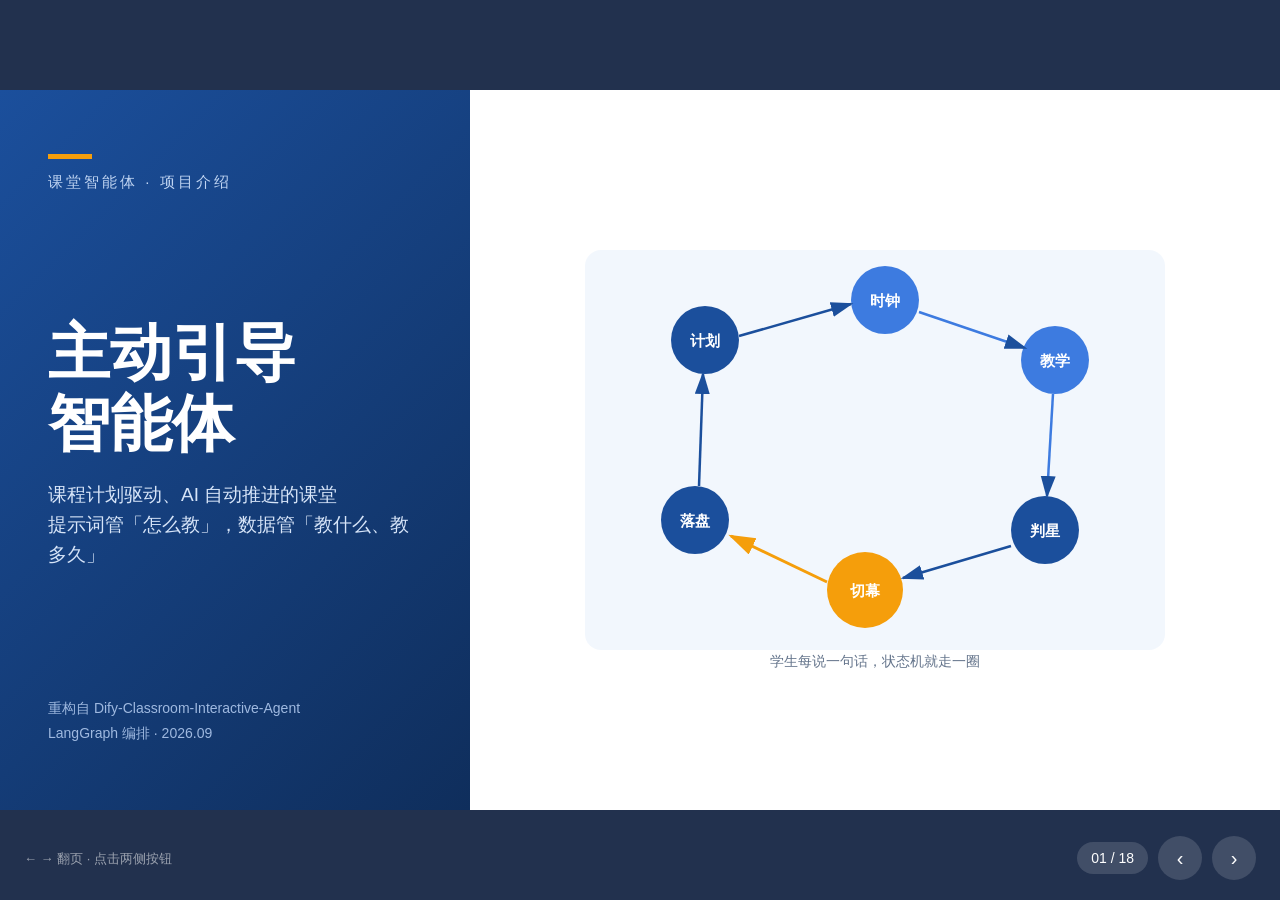
<file: 主动引导智能体介绍/主动引导智能体介绍.html>
<!DOCTYPE html>
<html lang="zh-CN">
<head>
<meta charset="UTF-8">
<meta name="viewport" content="width=device-width, initial-scale=1.0">
<title>主动引导智能体 · 项目介绍</title>
<style>
  :root{
    --primary:#1B4F9C; --secondary:#3D7BE0; --light:#E8F0FB;
    --dark:#0F2E5C; --accent:#F59E0B; --gray:#64748B; --line:#D7E4F6;
  }
  *{margin:0;padding:0;box-sizing:border-box;}
  html,body{height:100%;background:#22314e;font-family:"Source Han Sans SC","思源黑体","Microsoft YaHei",sans-serif;}
  body{overflow:hidden;}
  #stage{position:absolute;inset:0;display:flex;align-items:center;justify-content:center;}
  .slide{
    width:1280px;height:720px;background:#fff;flex-shrink:0;position:relative;
    transform-origin:center center;overflow:hidden;display:none;
  }
  .slide.active{display:block;}
  /* 母版 */
  .titlebar{position:absolute;top:36px;left:64px;right:64px;display:flex;align-items:flex-start;gap:16px;}
  .titlebar .bar{width:8px;height:40px;background:var(--primary);border-radius:2px;margin-top:4px;}
  .titlebar h2{font-size:34px;color:var(--dark);line-height:1.25;}
  .titlebar .sub{font-size:15px;color:var(--gray);margin-top:6px;}
  .footer{position:absolute;left:64px;right:64px;bottom:20px;display:flex;justify-content:space-between;font-size:13px;color:var(--gray);}
  .footer .brand{display:flex;align-items:center;gap:8px;}
  .footer .brand i{width:10px;height:10px;background:var(--primary);display:inline-block;border-radius:2px;}
  .body{position:absolute;top:132px;left:64px;right:64px;bottom:56px;}
  /* 通用 */
  table{border-collapse:collapse;width:100%;font-size:15px;color:var(--dark);}
  th{background:var(--primary);color:#fff;font-weight:bold;padding:10px 12px;text-align:left;font-size:14.5px;}
  td{padding:9px 12px;border-bottom:1px solid var(--line);vertical-align:top;line-height:1.5;}
  tr:nth-child(even) td{background:var(--light);}
  code,.mono{font-family:"JetBrains Mono","Consolas",monospace;}
  .code{background:#0F2E5C;color:#D6E4F8;border-radius:10px;padding:18px 22px;font-size:14px;line-height:1.65;white-space:pre;font-family:"JetBrains Mono","Consolas",monospace;overflow:hidden;}
  .code .c{color:#7FA6DC;} .code .k{color:#F59E0B;} .code .s{color:#9FE1CB;}
  .chip{display:inline-block;padding:3px 12px;border-radius:99px;font-size:13px;font-weight:bold;}
  .chip.on{background:#DFF3E4;color:#1E7A34;} .chip.off{background:#FBE9E7;color:#B4482E;}
  .acc{color:var(--accent);font-weight:bold;} .pri{color:var(--primary);font-weight:bold;}
  /* 章节扉页 */
  .section-slide{background:linear-gradient(135deg,#1B4F9C 0%,#0F2E5C 100%);color:#fff;}
  .section-slide .num{font-size:140px;font-weight:bold;color:rgba(255,255,255,.16);line-height:1;}
  .section-slide .st{font-size:46px;font-weight:bold;margin-top:8px;}
  .section-slide .sd{font-size:19px;color:#BFD4F2;margin-top:18px;line-height:1.7;max-width:760px;}
  .section-slide .rule{width:64px;height:6px;background:var(--accent);margin-top:26px;}
  /* 导航 */
  #nav{position:fixed;right:24px;bottom:20px;display:flex;gap:10px;align-items:center;z-index:9;font-family:inherit;}
  #nav button{width:44px;height:44px;border-radius:50%;border:none;background:rgba(255,255,255,.14);color:#fff;font-size:20px;cursor:pointer;}
  #nav button:hover{background:rgba(255,255,255,.3);}
  #counter{color:#fff;font-size:14px;background:rgba(255,255,255,.14);padding:8px 14px;border-radius:99px;}
  #hint{position:fixed;left:24px;bottom:32px;color:rgba(255,255,255,.55);font-size:13px;z-index:9;}
</style>
</head>
<body>
<div id="stage">

<!-- 01 封面 -->
<section class="slide" style="display:block;">
  <div style="position:absolute;left:0;top:0;bottom:0;width:470px;background:linear-gradient(135deg,#1B4F9C 0%,#0F2E5C 100%);padding:64px 48px;display:flex;flex-direction:column;justify-content:space-between;">
    <div>
      <div style="width:44px;height:5px;background:var(--accent);"></div>
      <div style="font-size:15px;color:#BFD4F2;letter-spacing:3px;margin-top:14px;">课堂智能体 · 项目介绍</div>
    </div>
    <div>
      <div style="font-size:62px;font-weight:bold;color:#fff;line-height:1.15;">主动引导<br>智能体</div>
      <div style="font-size:19px;color:#D6E4F8;line-height:1.6;margin-top:20px;">课程计划驱动、AI 自动推进的课堂<br>提示词管「怎么教」，数据管「教什么、教多久」</div>
    </div>
    <div style="font-size:14px;color:#9FB9E0;line-height:1.8;">重构自 Dify-Classroom-Interactive-Agent<br>LangGraph 编排 · 2026.09</div>
  </div>
  <div style="position:absolute;left:470px;right:0;top:0;bottom:0;display:flex;align-items:center;justify-content:center;">
    <svg width="640" height="460" viewBox="0 0 640 460">
      <defs>
        <marker id="arr" markerWidth="10" markerHeight="10" refX="8" refY="3" orient="auto" markerUnits="strokeWidth"><path d="M0,0 L0,6 L9,3 z" fill="#1B4F9C"/></marker>
        <marker id="arrA" markerWidth="10" markerHeight="10" refX="8" refY="3" orient="auto" markerUnits="strokeWidth"><path d="M0,0 L0,6 L9,3 z" fill="#F59E0B"/></marker>
      </defs>
      <rect x="30" y="30" width="580" height="400" rx="16" fill="#E8F0FB" opacity="0.55"/>
      <circle cx="150" cy="120" r="34" fill="#1B4F9C"/><text x="150" y="126" font-size="15" fill="#fff" text-anchor="middle" font-weight="bold">计划</text>
      <circle cx="330" cy="80" r="34" fill="#3D7BE0"/><text x="330" y="86" font-size="15" fill="#fff" text-anchor="middle" font-weight="bold">时钟</text>
      <circle cx="500" cy="140" r="34" fill="#3D7BE0"/><text x="500" y="146" font-size="15" fill="#fff" text-anchor="middle" font-weight="bold">教学</text>
      <circle cx="490" cy="310" r="34" fill="#1B4F9C"/><text x="490" y="316" font-size="15" fill="#fff" text-anchor="middle" font-weight="bold">判星</text>
      <circle cx="310" cy="370" r="38" fill="#F59E0B"/><text x="310" y="376" font-size="15" fill="#fff" text-anchor="middle" font-weight="bold">切幕</text>
      <circle cx="140" cy="300" r="34" fill="#1B4F9C"/><text x="140" y="306" font-size="15" fill="#fff" text-anchor="middle" font-weight="bold">落盘</text>
      <path d="M184 116 L296 84" stroke="#1B4F9C" stroke-width="2.5" fill="none" marker-end="url(#arr)"/>
      <path d="M364 92 L470 128" stroke="#3D7BE0" stroke-width="2.5" fill="none" marker-end="url(#arr)"/>
      <path d="M498 174 L492 276" stroke="#3D7BE0" stroke-width="2.5" fill="none" marker-end="url(#arr)"/>
      <path d="M456 326 L348 358" stroke="#1B4F9C" stroke-width="2.5" fill="none" marker-end="url(#arr)"/>
      <path d="M272 362 L176 316" stroke="#F59E0B" stroke-width="3" fill="none" marker-end="url(#arrA)"/>
      <path d="M144 266 L148 154" stroke="#1B4F9C" stroke-width="2.5" fill="none" marker-end="url(#arr)"/>
      <text x="320" y="446" font-size="14" fill="#64748B" text-anchor="middle">学生每说一句话，状态机就走一圈</text>
    </svg>
  </div>
</section>

<!-- 02 目录 -->
<section class="slide">
  <div style="position:absolute;left:0;top:0;bottom:0;width:400px;background:#0F2E5C;padding:72px 48px;display:flex;flex-direction:column;justify-content:space-between;">
    <div>
      <div style="width:44px;height:5px;background:var(--accent);"></div>
      <div style="font-size:40px;font-weight:bold;color:#fff;line-height:1.25;margin-top:16px;">四个视角<br>看懂这套系统</div>
    </div>
    <div style="font-size:15px;color:#9FB9E0;line-height:1.7;">从坐在教室里的学生，<br>到课前配置的老师，<br>再到跑在代码里的编排器。</div>
  </div>
  <div style="position:absolute;left:400px;right:0;top:0;bottom:0;padding:64px;display:flex;flex-direction:column;gap:22px;justify-content:center;">
    <div style="display:flex;align-items:center;gap:22px;background:var(--light);border:1px solid var(--line);border-radius:10px;padding:20px 24px;">
      <span style="font-size:34px;font-weight:bold;color:var(--primary);width:64px;">01</span>
      <div style="flex:1;"><div style="font-size:20px;font-weight:bold;color:var(--dark);">学生端 · 一节课的完整旅程</div><div style="font-size:14px;color:var(--gray);margin-top:4px;">六幕时间轴、逐幕体验、星级如何从 0 长到 4</div></div>
      <span class="acc">P03–P05</span>
    </div>
    <div style="display:flex;align-items:center;gap:22px;border:1px solid var(--line);border-radius:10px;padding:20px 24px;">
      <span style="font-size:34px;font-weight:bold;color:var(--primary);width:64px;">02</span>
      <div style="flex:1;"><div style="font-size:20px;font-weight:bold;color:var(--dark);">老师端 · 课前配置</div><div style="font-size:14px;color:var(--gray);margin-top:4px;">lesson-plan.json 定阶段时长，内容文件写在哪、谁在读</div></div>
      <span class="acc">P06–P09</span>
    </div>
    <div style="display:flex;align-items:center;gap:22px;background:var(--light);border:1px solid var(--line);border-radius:10px;padding:20px 24px;">
      <span style="font-size:34px;font-weight:bold;color:var(--primary);width:64px;">03</span>
      <div style="flex:1;"><div style="font-size:20px;font-weight:bold;color:var(--dark);">编排器 · 代码实现</div><div style="font-size:14px;color:var(--gray);margin-top:4px;">LangGraph 11 节点、teach 两层铁律、真实时钟与切幕判定</div></div>
      <span class="acc">P10–P14</span>
    </div>
    <div style="display:flex;align-items:center;gap:22px;border:1px solid var(--line);border-radius:10px;padding:20px 24px;">
      <span style="font-size:34px;font-weight:bold;color:var(--primary);width:64px;">04</span>
      <div style="flex:1;"><div style="font-size:20px;font-weight:bold;color:var(--dark);">功能板块 · 文件地图</div><div style="font-size:14px;color:var(--gray);margin-top:4px;">五大目录分工、每个文件的用途与被调用时机</div></div>
      <span class="acc">P15–P17</span>
    </div>
  </div>
</section>

<!-- 03 章节 01 -->
<section class="slide section-slide">
  <div style="padding:120px 96px;">
    <div class="num">01</div>
    <div class="st">学生端 · 一节课的完整旅程</div>
    <div class="sd">学生面对的不是「你问我答」的聊天机器人，而是一堂有剧本的课：AI 按老师排好的课程计划自动推进，把一门课在规定时间内上完。</div>
    <div class="rule"></div>
  </div>
</section>

<!-- 04 六幕时间轴 -->
<section class="slide">
  <div class="titlebar"><div class="bar"></div><div><h2>一节课的六幕：时间表就是剧本</h2><div class="sub">以 45 分钟示例课为例 —— 时长占比来自课时定义中的真实配置</div></div></div>
  <div class="body">
    <svg width="1152" height="300" viewBox="0 0 1152 300">
      <!-- 时间刻度 -->
      <text x="80" y="36" font-size="13" fill="#64748B">0%</text>
      <text x="320" y="36" font-size="13" fill="#64748B">50%</text>
      <text x="535" y="36" font-size="13" fill="#64748B">70%</text>
      <text x="700" y="36" font-size="13" fill="#64748B">85%</text>
      <text x="880" y="36" font-size="13" fill="#64748B">100%</text>
      <!-- 主条：intro 40 + guided 489 + recap 200 + inquiry 156 + discussion 156 + ending 40 -->
      <rect x="40" y="56" width="44" height="88" rx="8" fill="#64748B"/>
      <text x="62" y="104" font-size="13" fill="#fff" text-anchor="middle" font-weight="bold">开场</text>
      <rect x="88" y="56" width="488" height="88" rx="8" fill="#1B4F9C"/>
      <text x="332" y="96" font-size="17" fill="#fff" text-anchor="middle" font-weight="bold">引导学习 · 讲解 + 主动提问</text>
      <text x="332" y="122" font-size="14" fill="#BFD4F2" text-anchor="middle">22 分钟</text>
      <rect x="580" y="56" width="200" height="88" rx="8" fill="#3D7BE0"/>
      <text x="680" y="96" font-size="16" fill="#fff" text-anchor="middle" font-weight="bold">复述与讨论</text>
      <text x="680" y="122" font-size="14" fill="#D6E4F8" text-anchor="middle">9 分钟</text>
      <rect x="784" y="56" width="155" height="88" rx="8" fill="#1B4F9C"/>
      <text x="861" y="96" font-size="16" fill="#fff" text-anchor="middle" font-weight="bold">深层探究</text>
      <text x="861" y="122" font-size="14" fill="#BFD4F2" text-anchor="middle">7 分钟</text>
      <rect x="943" y="56" width="155" height="88" rx="8" fill="#E8F0FB" stroke="#1B4F9C" stroke-width="2" stroke-dasharray="8 6"/>
      <text x="1020" y="96" font-size="15" fill="#1B4F9C" text-anchor="middle" font-weight="bold">全班讨论</text>
      <text x="1020" y="122" font-size="13" fill="#64748B" text-anchor="middle">7′ 本课已停用</text>
      <rect x="1102" y="56" width="44" height="88" rx="8" fill="#64748B"/>
      <text x="1124" y="104" font-size="13" fill="#fff" text-anchor="middle" font-weight="bold">收尾</text>
      <!-- 星级标注 -->
      <path d="M332 150 L332 172" stroke="#F59E0B" stroke-width="2"/>
      <text x="332" y="192" font-size="14" fill="#F59E0B" text-anchor="middle" font-weight="bold">1 星「已接触」</text>
      <path d="M680 150 L680 172" stroke="#F59E0B" stroke-width="2"/>
      <text x="680" y="192" font-size="14" fill="#F59E0B" text-anchor="middle" font-weight="bold">2–3 星</text>
      <path d="M861 150 L861 172" stroke="#F59E0B" stroke-width="2"/>
      <text x="861" y="192" font-size="14" fill="#F59E0B" text-anchor="middle" font-weight="bold">4 星</text>
      <text x="1020" y="192" font-size="13" fill="#64748B" text-anchor="middle">只记快照</text>
      <!-- 底部结论 -->
      <rect x="40" y="224" width="1106" height="64" rx="10" fill="#E8F0FB"/>
      <text x="64" y="252" font-size="16" fill="#0F2E5C">幕可自由启停：lesson-plan.json 里 <tspan font-weight="bold">enabled: false</tspan> 即整段跳过（本课关掉了全班讨论）</text>
      <text x="64" y="276" font-size="14" fill="#64748B">intro / ending 是系统幕，不占老师的时间预算；中间四幕的分钟数之和 ≤ 总时长，开课前由 8 项校验把关</text>
    </svg>
  </div>
  <div class="footer"><span class="brand"><i></i>主动引导智能体 · 项目介绍</span><span>04 / 18</span></div>
</section>

<!-- 05 逐幕体验与星级 -->
<section class="slide">
  <div class="titlebar"><div class="bar"></div><div><h2>逐幕体验：学生做什么、AI 做什么、星级怎么变</h2><div class="sub">星级只升不降 · 5 星只能由正式考核给出 · 学生说「我懂了」不是证据</div></div></div>
  <div class="body">
    <table>
      <tr><th style="width:13%;">幕</th><th style="width:26%;">学生经历什么</th><th style="width:33%;">AI 在做什么</th><th style="width:28%;">掌握星级变化</th></tr>
      <tr><td class="pri">开场 intro</td><td>收到本课目标与互动方式说明</td><td>系统幕：交代规则，一轮后立即切幕</td><td>—</td></tr>
      <tr><td class="pri">引导学习</td><td>听讲解、被主动提问，按片段（segment）逐段推进</td><td>按 segments/seg-XXX.json 逐段讲解，讲完即记「已接触」</td><td>0 → <span class="acc">1 星</span>（AI 讲过即记，不讲不记）</td></tr>
      <tr><td class="pri">复述与讨论</td><td>用自己的话把刚讲的内容讲回来</td><td>从题库抽检验问题追问 1–2 轮，按完整度判星、补缺口</td><td>1 → <span class="acc">2 星</span>（零散要点）→ <span class="acc">3 星</span>（完整讲回）</td></tr>
      <tr><td class="pri">深层探究</td><td>回答「为什么 / 如何实现 / 用在哪 / 关联学科」</td><td>拿 KNOWLEDGE-BASE 的 4 个探究字段追问；没答透的旧目标优先补问</td><td>3 → <span class="acc">4 星</span>（说出机制原因；只说结论维持 3 星）</td></tr>
      <tr><td class="pri">全班讨论</td><td>转入老师主导的课堂讨论</td><td>退居协助：提示「请老师主导」+ 计时，到点切幕</td><td>星级不变，只记综合表现快照</td></tr>
      <tr><td class="pri">收尾 ending</td><td>收到总结与遗留问题清单</td><td>系统幕：汇总本课，列出未关闭目标</td><td>—（考核入口独立给 5 星）</td></tr>
    </table>
    <div style="margin-top:14px;background:var(--light);border-radius:10px;padding:12px 18px;font-size:14.5px;color:var(--dark);">
      <span class="pri">每幕结束拍一张快照</span>（stage_snapshot 写入 mastery-history.json）：记本幕耗时、关闭了哪些目标、还剩哪些 —— 老师看到的是学生「一步步怎么变的」，不只是一个最终分数。
    </div>
  </div>
  <div class="footer"><span class="brand"><i></i>主动引导智能体 · 项目介绍</span><span>05 / 18</span></div>
</section>

<!-- 06 章节 02 -->
<section class="slide section-slide">
  <div style="padding:120px 96px;">
    <div class="num">02</div>
    <div class="st">老师端 · 课前配置</div>
    <div class="sd">老师不用写提示词、不用懂状态机。开课前只做两件事：定阶段与时长，填课程内容文件。规则与配置就是燃料。</div>
    <div class="rule"></div>
  </div>
</section>

<!-- 07 lesson-plan.json -->
<section class="slide">
  <div class="titlebar"><div class="bar"></div><div><h2>第一步：lesson-plan.json 定阶段与时长</h2><div class="sub">lesson-data/lesson-plan.json —— 编排入口，load_plan 节点开课时读取并校验</div></div></div>
  <div class="body" style="display:flex;gap:28px;">
    <div style="width:54%;">
      <div class="code" style="height:100%;">{
  <span class="s">"lesson_id"</span>: <span class="s">"example-week-1"</span>,
  <span class="s">"total_minutes"</span>: <span class="k">45</span>,
  <span class="s">"stages"</span>: [
    { <span class="s">"id"</span>: <span class="s">"guided_learning"</span>,  <span class="s">"enabled"</span>: <span class="k">true</span>,
      <span class="s">"minutes"</span>: <span class="k">22</span>, <span class="s">"advance_when"</span>: <span class="s">"either"</span> },
    { <span class="s">"id"</span>: <span class="s">"recap_discussion"</span>, <span class="s">"enabled"</span>: <span class="k">true</span>,
      <span class="s">"minutes"</span>: <span class="k">9</span>,  <span class="s">"advance_when"</span>: <span class="s">"either"</span> },
    { <span class="s">"id"</span>: <span class="s">"deep_inquiry"</span>,     <span class="s">"enabled"</span>: <span class="k">true</span>,
      <span class="s">"minutes"</span>: <span class="k">7</span>,  <span class="s">"advance_when"</span>: <span class="s">"either"</span> },
    { <span class="s">"id"</span>: <span class="s">"class_discussion"</span>, <span class="s">"enabled"</span>: <span class="k">false</span>,
      <span class="s">"minutes"</span>: <span class="k">7</span>,  <span class="s">"advance_when"</span>: <span class="s">"budget"</span> }
  ],
  <span class="s">"advance_policy"</span>: {
    <span class="s">"on_budget_exhausted"</span>: <span class="s">"wrap_up"</span>,   <span class="c">// 到点:收尾后切</span>
    <span class="s">"on_evidence_reached"</span>: <span class="s">"advance"</span>,     <span class="c">// 证据达标:切幕</span>
    <span class="s">"min_stage_minutes"</span>: <span class="k">2</span>,            <span class="c">// 防秒切</span>
    <span class="s">"max_stage_overrun_minutes"</span>: <span class="k">3</span>       <span class="c">// 延长上限</span>
  }
}</div>
    </div>
    <div style="flex:1;display:flex;flex-direction:column;gap:14px;">
      <table>
        <tr><th style="width:34%;">字段</th><th>含义</th></tr>
        <tr><td class="mono" style="font-size:13.5px;">enabled</td><td><span class="chip off">false</span> 整段跳过，这门课可以不要讨论</td></tr>
        <tr><td class="mono" style="font-size:13.5px;">minutes</td><td>这一幕的<span class="pri">时长预算</span>，真实时钟到点切幕</td></tr>
        <tr><td class="mono" style="font-size:13.5px;">advance_when</td><td><b>either</b> 证据或时间先到先切 · <b>evidence</b> 学透才走 · <b>budget</b> 只看时间</td></tr>
      </table>
      <div style="background:var(--light);border-radius:10px;padding:14px 18px;font-size:14.5px;color:var(--dark);line-height:1.65;margin-top:auto;">
        <span class="pri">改 JSON 就是改课。</span>加一幕、砍一幕、调整分钟数，都不用碰任何代码与提示词 —— 状态机每轮读这张表。
      </div>
    </div>
  </div>
  <div class="footer"><span class="brand"><i></i>主动引导智能体 · 项目介绍</span><span>07 / 18</span></div>
</section>

<!-- 08 内容文件地图 -->
<section class="slide">
  <div class="titlebar"><div class="bar"></div><div><h2>第二步：填课程内容 —— 写在哪、谁在读</h2><div class="sub">五类内容文件，各自的用途与被编排器读取的时机</div></div></div>
  <div class="body">
    <table>
      <tr><th style="width:26%;">文件</th><th style="width:30%;">老师写什么</th><th style="width:44%;">编排器何时 / 被谁读取</th></tr>
      <tr><td class="mono" style="font-size:13.5px;">rules/KNOWLEDGE-BASE.md</td><td>知识点目录：定义、检测问题、掌握表现 + 4 个探究字段（为什么/如何/用在哪/关联学科）</td><td>每轮由 load_context 装配；探究字段是深层探究阶段的<span class="pri">唯一燃料</span>；检测问题是复述题库的最后一级兜底</td></tr>
      <tr><td class="mono" style="font-size:13.5px;">runtime/TMISSION.md</td><td>老师目标、核心难点（含检验问题）、易混淆点名称</td><td>讲解与复述阶段读取；检验问题是复述题库的<span class="pri">第 2 级</span>来源</td></tr>
      <tr><td class="mono" style="font-size:13.5px;">runtime/LESSON-CONTENT.md</td><td>本课先修 / 新内容 / 任务 / 成功证据</td><td>讲解阶段装配，决定「这一段要讲到什么程度」</td></tr>
      <tr><td class="mono" style="font-size:13.5px;">lesson-data/segments/seg-XXX.json</td><td>每个片段讲什么，order 定顺序，绑定 KP 编号</td><td>引导学习阶段逐段驱动：active_segment_id 指向哪段就讲哪段</td></tr>
      <tr><td class="mono" style="font-size:13.5px;">stages/&lt;阶段&gt;/questions.md · rubric.md · prompt.md</td><td>各阶段的题目、评判标准、AI 提示词（<span class="pri">可留空</span>）</td><td>仅演到对应幕时加载：teach 读 prompt/questions，judge_mastery 读 rubric</td></tr>
    </table>
    <div style="margin-top:14px;background:var(--light);border-radius:10px;padding:12px 18px;font-size:14.5px;color:var(--dark);">
      <span class="pri">提问三级兜底链：</span>stages/*/questions.md（老师出题）→ 空则用 TMISSION.md 检验问题 → 再空则用 KNOWLEDGE-BASE.md 检测问题。空壳也保证有题可问。
    </div>
  </div>
  <div class="footer"><span class="brand"><i></i>主动引导智能体 · 项目介绍</span><span>08 / 18</span></div>
</section>

<!-- 09 空壳也能跑 -->
<section class="slide">
  <div class="titlebar"><div class="bar"></div><div><h2>空壳也能跑：降级链与启动校验</h2><div class="sub">「目前能不能上课」是确定性判断，不依赖模型</div></div></div>
  <div class="body" style="display:flex;flex-direction:column;gap:18px;">
    <div style="background:linear-gradient(135deg,#1B4F9C,#0F2E5C);border-radius:12px;padding:22px 28px;color:#fff;display:flex;align-items:center;gap:28px;">
      <div style="font-size:56px;font-weight:bold;color:var(--accent);line-height:1;">0</div>
      <div style="font-size:18px;line-height:1.6;">阶段内容文件<b>一个都不填</b>也能开课 —— 缺失即有降级行为兜底；<br>把 stages/ 填上后质量自然提升，<b>不需要改任何代码</b>。</div>
    </div>
    <div style="display:flex;gap:22px;flex:1;">
      <div style="flex:1;background:var(--light);border-radius:12px;padding:18px 22px;">
        <div style="font-size:18px;font-weight:bold;color:var(--dark);margin-bottom:10px;">缺什么 → 怎么降级</div>
        <table style="font-size:14px;">
          <tr><td class="mono" style="font-size:13px;">questions.md 空</td><td>改用 TMISSION 检验问题 → KNOWLEDGE-BASE 检测问题</td></tr>
          <tr><td class="mono" style="font-size:13px;">rubric.md 空</td><td>只用 MASTERY-STAR-RULES.md 通用判星标准</td></tr>
          <tr><td class="mono" style="font-size:13px;">prompt.md 空</td><td>用内置默认提示词（复述：「用自己的话讲回来」）</td></tr>
          <tr><td class="mono" style="font-size:13px;">讨论阶段无内容</td><td>提示「请老师主导」+ 按 minutes 计时，到点切幕</td></tr>
        </table>
      </div>
      <div style="flex:1;border:1px solid var(--line);border-radius:12px;padding:18px 22px;">
        <div style="font-size:18px;font-weight:bold;color:var(--dark);margin-bottom:10px;">开课前 8 项校验（load_plan 执行）</div>
        <div style="font-size:13.5px;color:var(--dark);line-height:1.9;">
          ① lesson-plan.json 存在且 JSON 合法　② total_minutes &gt; 0<br>
          ③ 启用阶段 minutes 之和 ≤ 总时长　④ segments 文件都能找到<br>
          ⑤ 需要阶段目录的幕其 stages/&lt;id&gt;/ 目录存在<br>
          ⑥ runtime/ 模板齐全（缺失自动生成空白模板）<br>
          ⑦ KNOWLEDGE-BASE.md 存在（缺失仅警告，可开课但不能提问）<br>
          ⑧ advance_policy 字段齐全、取值合法
        </div>
        <div style="margin-top:10px;font-size:13.5px;color:var(--gray);">校验只到「目录/文件存在」—— <span class="pri">文件是空的也算通过</span>，空壳是合法状态。任一硬项失败则拒绝开课并写入 DIALOGUE-LOG。</div>
      </div>
    </div>
  </div>
  <div class="footer"><span class="brand"><i></i>主动引导智能体 · 项目介绍</span><span>09 / 18</span></div>
</section>

<!-- 10 章节 03 -->
<section class="slide section-slide">
  <div style="padding:120px 96px;">
    <div class="num">03</div>
    <div class="st">编排器 · 代码实现</div>
    <div class="sd">一个由 host_phase 驱动的课堂状态机：每轮对话读计划 → 算耗时 → 判证据 → 决定换不换幕。orchestrator/agent.py 已实现并可运行。</div>
    <div class="rule"></div>
  </div>
</section>

<!-- 11 LangGraph 图 -->
<section class="slide">
  <div class="titlebar"><div class="bar"></div><div><h2>LangGraph 图：11 个节点，一条环</h2><div class="sub">自动推进的本质 = 图里有一个环：学生每说一句话就走一圈，judge_advance 每轮重新判一次</div></div></div>
  <div class="body">
    <svg width="1152" height="470" viewBox="0 0 1152 470">
      <defs>
        <marker id="a2" markerWidth="9" markerHeight="9" refX="7" refY="3" orient="auto" markerUnits="strokeWidth"><path d="M0,0 L0,6 L8,3 z" fill="#1B4F9C"/></marker>
        <marker id="a3" markerWidth="9" markerHeight="9" refX="7" refY="3" orient="auto" markerUnits="strokeWidth"><path d="M0,0 L0,6 L8,3 z" fill="#F59E0B"/></marker>
      </defs>
      <!-- 第一行 -->
      <g font-size="14" text-anchor="middle">
        <rect x="20" y="30" width="120" height="52" rx="10" fill="#64748B"/><text x="80" y="62" fill="#fff" font-weight="bold">START</text>
        <rect x="180" y="30" width="140" height="52" rx="10" fill="#1B4F9C"/><text x="250" y="54" fill="#fff" font-weight="bold">load_plan</text><text x="250" y="72" fill="#BFD4F2" font-size="11.5">读计划+8项校验</text>
        <rect x="360" y="30" width="120" height="52" rx="10" fill="#1B4F9C"/><text x="420" y="54" fill="#fff" font-weight="bold">tick</text><text x="420" y="72" fill="#BFD4F2" font-size="11.5">真实时钟+复位</text>
        <rect x="520" y="30" width="150" height="52" rx="10" fill="#1B4F9C"/><text x="595" y="54" fill="#fff" font-weight="bold">load_context</text><text x="595" y="72" fill="#BFD4F2" font-size="11.5">按幕分层装配</text>
        <rect x="710" y="30" width="150" height="52" rx="10" fill="#1B4F9C"/><text x="785" y="54" fill="#fff" font-weight="bold">classify_turn</text><text x="785" y="72" fill="#BFD4F2" font-size="11.5">谁在说话</text>
        <rect x="900" y="30" width="130" height="52" rx="10" fill="#3D7BE0"/><text x="965" y="54" fill="#fff" font-weight="bold">host_event</text><text x="965" y="72" fill="#D6E4F8" font-size="11.5">开场/收尾</text>
        <!-- 连线第一行 -->
        <path d="M140 56 L180 56" stroke="#1B4F9C" stroke-width="2.5" marker-end="url(#a2)"/>
        <path d="M320 56 L360 56" stroke="#1B4F9C" stroke-width="2.5" marker-end="url(#a2)"/>
        <path d="M480 56 L520 56" stroke="#1B4F9C" stroke-width="2.5" marker-end="url(#a2)"/>
        <path d="M670 56 L710 56" stroke="#1B4F9C" stroke-width="2.5" marker-end="url(#a2)"/>
        <path d="M860 56 L900 56" stroke="#1B4F9C" stroke-width="2.5" marker-end="url(#a2)"/>
        <!-- classify → teach -->
        <path d="M785 82 L785 130 L250 130 L250 158" stroke="#1B4F9C" stroke-width="2.5" fill="none" marker-end="url(#a2)"/>
        <text x="520" y="122" font-size="12.5" fill="#64748B" text-anchor="middle">学生轮 ↓ 走教学主线</text>
        <!-- 第二行 -->
        <rect x="180" y="158" width="140" height="52" rx="10" fill="#1B4F9C"/><text x="250" y="182" fill="#fff" font-weight="bold">teach</text><text x="250" y="200" fill="#BFD4F2" font-size="11.5">两层：骨架+LLM润色</text>
        <rect x="370" y="158" width="160" height="52" rx="10" fill="#1B4F9C"/><text x="450" y="182" fill="#fff" font-weight="bold">judge_mastery</text><text x="450" y="200" fill="#BFD4F2" font-size="11.5">按 rubric 判星级</text>
        <rect x="580" y="158" width="170" height="52" rx="10" fill="#F59E0B"/><text x="665" y="182" fill="#fff" font-weight="bold">judge_advance ★</text><text x="665" y="200" fill="#FFF3DC" font-size="11.5">切幕判定（编排核心）</text>
        <path d="M320 184 L370 184" stroke="#1B4F9C" stroke-width="2.5" marker-end="url(#a2)"/>
        <path d="M530 184 L580 184" stroke="#1B4F9C" stroke-width="2.5" marker-end="url(#a2)"/>
        <!-- host_event → judge_advance -->
        <path d="M965 82 L965 240 L750 240 L750 196" stroke="#3D7BE0" stroke-width="2" fill="none" marker-end="url(#a2)" stroke-dasharray="6 5"/>
        <!-- 分支 -->
        <rect x="830" y="300" width="160" height="52" rx="10" fill="#1B4F9C"/><text x="910" y="324" fill="#fff" font-weight="bold">advance_stage</text><text x="910" y="342" fill="#BFD4F2" font-size="11.5">快照+切到下一幕</text>
        <rect x="580" y="300" width="150" height="52" rx="10" fill="#1B4F9C"/><text x="655" y="324" fill="#fff" font-weight="bold">write_state</text><text x="655" y="342" fill="#BFD4F2" font-size="11.5">落盘 runtime/**</text>
        <rect x="370" y="300" width="160" height="52" rx="10" fill="#1B4F9C"/><text x="450" y="324" fill="#fff" font-weight="bold">format_reply</text><text x="450" y="342" fill="#BFD4F2" font-size="11.5">组装回复+播报</text>
        <rect x="180" y="300" width="120" height="52" rx="10" fill="#64748B"/><text x="240" y="332" fill="#fff" font-weight="bold">END</text>
        <path d="M700 210 L880 210 L880 300" stroke="#F59E0B" stroke-width="3" fill="none" marker-end="url(#a3)"/>
        <text x="795" y="202" font-size="13" fill="#F59E0B" font-weight="bold" text-anchor="middle">换幕</text>
        <path d="M630 210 L630 300" stroke="#1B4F9C" stroke-width="2.5" fill="none" marker-end="url(#a2)"/>
        <text x="600" y="258" font-size="13" fill="#64748B" text-anchor="middle">留幕</text>
        <path d="M830 326 L730 326" stroke="#1B4F9C" stroke-width="2.5" marker-end="url(#a2)"/>
        <path d="M580 326 L530 326" stroke="#1B4F9C" stroke-width="2.5" marker-end="url(#a2)"/>
        <path d="M370 326 L300 326" stroke="#1B4F9C" stroke-width="2.5" marker-end="url(#a2)"/>
        <!-- 环说明 -->
        <rect x="830" y="388" width="300" height="66" rx="10" fill="#E8F0FB"/>
        <text x="850" y="414" font-size="13.5" fill="#0F2E5C" font-weight="bold">「环」在哪？</text>
        <text x="850" y="436" font-size="12.5" fill="#334155">学生说下一句 → 同一 thread_id 再进图，<tspan x="850" dy="16">所有判定用 checkpoint 里的最新状态重跑一遍</tspan></text>
        <rect x="20" y="388" width="760" height="66" rx="10" fill="#fff" stroke="#D7E4F6"/>
        <text x="40" y="414" font-size="13.5" fill="#0F2E5C" font-weight="bold">两个关键约定：</text>
        <text x="40" y="436" font-size="12.5" fill="#334155">① 判断写进 state、路由只读不判（route_after_judge 只看 target_phase）　② now 由会话层注入，图内节点一律不许自己读钟 → 图是纯函数，喂一串时间戳可重放整节课</text>
      </g>
    </svg>
  </div>
  <div class="footer"><span class="brand"><i></i>主动引导智能体 · 项目介绍</span><span>11 / 18</span></div>
</section>

<!-- 12 节点×文件对照 -->
<section class="slide">
  <div class="titlebar"><div class="bar"></div><div><h2>11 个节点：各自读什么文件、写什么</h2><div class="sub">全部已在 orchestrator/agent.py 实现；judge_mastery 始终确定性，不依赖模型</div></div></div>
  <div class="body">
    <table style="font-size:13.5px;">
      <tr><th style="width:15%;">节点</th><th style="width:24%;">职责</th><th style="width:33%;">读什么（文件）</th><th style="width:28%;">写什么</th></tr>
      <tr><td class="mono">load_plan</td><td>载入并校验课程计划</td><td class="mono" style="font-size:12.5px;">lesson-data/lesson-plan.json</td><td>remaining_stages、时长预算</td></tr>
      <tr><td class="mono">tick</td><td>真实时钟结算 + 每轮复位</td><td class="mono" style="font-size:12.5px;">state.now（会话层注入）</td><td>本幕/本课已花分钟；清上轮判决</td></tr>
      <tr><td class="mono">load_context</td><td>按 host_phase 分层装配</td><td class="mono" style="font-size:12.5px;">六层文件（见 P17）</td><td>组装 prompt（不改 state）</td></tr>
      <tr><td class="mono">classify_turn</td><td>判断本轮输入类型</td><td>学生消息 + host_phase</td><td>speaker、路由标记</td></tr>
      <tr><td class="mono">host_event</td><td>处理开场/收尾事件</td><td>主持人指令</td><td>目标 host_phase</td></tr>
      <tr><td class="mono">teach</td><td>两层教学：骨架定内容、LLM 润色</td><td class="mono" style="font-size:12.5px;">stages/&lt;id&gt;/prompt.md · questions.md · KNOWLEDGE-BASE.md</td><td>reply_text、turn_evidence、current_question</td></tr>
      <tr><td class="mono">judge_mastery</td><td>按 rubric 判星级（确定性）</td><td class="mono" style="font-size:12.5px;">stages/&lt;id&gt;/rubric.md · MASTERY-STAR-RULES.md</td><td>mastery_updates</td></tr>
      <tr><td class="mono acc">judge_advance</td><td>判定是否切幕（编排核心）</td><td>state 全部进度字段</td><td>target_phase、advance_reason</td></tr>
      <tr><td class="mono">advance_stage</td><td>快照 + 切到下一幕</td><td>remaining_stages</td><td>stage_snapshots、新 host_phase、重置计时</td></tr>
      <tr><td class="mono">write_state</td><td>落盘所有状态（追加不覆盖）</td><td>state</td><td class="mono" style="font-size:12.5px;">runtime/DIALOGUE-LOG.md · data/*.json</td></tr>
      <tr><td class="mono">format_reply</td><td>组装回复与播报标记</td><td>state</td><td>reply_text、speech_kind</td></tr>
    </table>
  </div>
  <div class="footer"><span class="brand"><i></i>主动引导智能体 · 项目介绍</span><span>12 / 18</span></div>
</section>

<!-- 13 teach 两层 -->
<section class="slide">
  <div class="titlebar"><div class="bar"></div><div><h2>teach 两层铁律：模型只管措辞，不管编排</h2><div class="sub">实测踩出来的架构铁律 —— 最初「有 LLM 就调模型」导致段落不推进、编排被架空</div></div></div>
  <div class="body" style="display:flex;flex-direction:column;gap:16px;">
    <svg width="1152" height="180" viewBox="0 0 1152 180">
      <defs><marker id="a4" markerWidth="9" markerHeight="9" refX="7" refY="3" orient="auto" markerUnits="strokeWidth"><path d="M0,0 L0,6 L8,3 z" fill="#1B4F9C"/></marker></defs>
      <rect x="20" y="20" width="500" height="140" rx="12" fill="#1B4F9C"/>
      <text x="44" y="56" font-size="18" fill="#fff" font-weight="bold">第一层 · 确定性骨架（永远执行）</text>
      <text x="44" y="88" font-size="14" fill="#D6E4F8">决定「本轮干什么」：讲哪一段 / 问哪一题 / 给什么反馈</text>
      <text x="44" y="114" font-size="14" fill="#D6E4F8">产出 directive（给模型的指令，带内容锚点）</text>
      <text x="44" y="140" font-size="13" fill="#9FB9E0">模型挂了 → 直接用骨架的朴素文案，编排状态一字不差</text>
      <path d="M520 90 L580 90" stroke="#1B4F9C" stroke-width="3" marker-end="url(#a4)"/>
      <rect x="580" y="20" width="500" height="140" rx="12" fill="#E8F0FB" stroke="#3D7BE0" stroke-width="2"/>
      <text x="604" y="56" font-size="18" fill="#0F2E5C" font-weight="bold">第二层 · LLM 润色（可选）</text>
      <text x="604" y="88" font-size="14" fill="#334155">只决定「这话怎么说」：把 directive 变成自然语言</text>
      <text x="604" y="114" font-size="14" fill="#334155">接任意 OpenAI 兼容端点（AGENT_LLM_* 环境变量）</text>
      <text x="604" y="140" font-size="13" fill="#F59E0B" font-weight="bold">铁律：模型不决定讲什么、问什么，只决定怎么措辞</text>
    </svg>
    <div style="display:flex;gap:20px;flex:1;">
      <table style="flex:1.35;font-size:13.5px;">
        <tr><th style="width:44%;">三条约束（每条都是踩坑踩出来的）</th><th>原因</th></tr>
        <tr><td>directive 必须带内容锚点</td><td>只写「往深讲一层」→ 模型编出本课没有的「马尔可夫性质」（幻觉）</td></tr>
        <tr><td>给模型的文案不能含 KP 编号</td><td>模型会照着念「KP-004」→ 用 kp_title() 转中文标题</td></tr>
        <tr><td>收尾轮 directive 显式禁止新内容</td><td>否则模型在「总结一下」里继续往外扩</td></tr>
      </table>
      <div style="flex:1;background:var(--light);border-radius:12px;padding:18px 22px;display:flex;flex-direction:column;justify-content:center;gap:8px;">
        <div style="font-size:40px;font-weight:bold;color:var(--accent);">51 / 51</div>
        <div style="font-size:14.5px;color:var(--dark);line-height:1.6;">有 / 无 LLM 跑同一串时间戳，剔除回复文本后，<b>编排结果逐行相同</b> —— 切幕、星级、推进不受模型影响，已被验证。</div>
      </div>
    </div>
  </div>
  <div class="footer"><span class="brand"><i></i>主动引导智能体 · 项目介绍</span><span>13 / 18</span></div>
</section>

<!-- 14 tick 与切幕判定 -->
<section class="slide">
  <div class="titlebar"><div class="bar"></div><div><h2>真实时钟 tick 与切幕判定 judge_advance</h2><div class="sub">时钟只算已花时长 —— 编排器绝不判断学生是否缺席，那是在场性归老师管</div></div></div>
  <div class="body" style="display:flex;gap:26px;">
    <div style="width:44%;display:flex;flex-direction:column;gap:14px;">
      <div style="font-size:17px;font-weight:bold;color:var(--dark);">tick：全图唯一读时间的地方</div>
      <div class="code" style="font-size:13px;">def tick(state):
    now = fromisoformat(state[<span class="s">"now"</span>])  <span class="c"># 外部注入</span>
    return {
      <span class="c"># 本幕已花 = now - 本幕开始</span>
      <span class="s">"stage_elapsed_minutes"</span>: ...,
      <span class="c"># 本课已花 = now - 开课时刻</span>
      <span class="s">"lesson_elapsed_minutes"</span>: ...,
    }</div>
      <div style="background:var(--light);border-radius:10px;padding:12px 16px;font-size:13.5px;color:var(--dark);line-height:1.6;margin-top:auto;">
        时间做成<b>输入</b>而非节点自取 → 图是纯函数：<span class="pri">可单测、可回放</span>。tick 同时是每轮复位点，清掉上轮证据与判决，防止跨轮渗漏。
      </div>
    </div>
    <div style="flex:1;">
      <div style="font-size:17px;font-weight:bold;color:var(--dark);margin-bottom:10px;">judge_advance：短路判定，命中即停（每轮执行）</div>
      <div style="display:flex;flex-direction:column;gap:9px;">
        <div style="display:flex;gap:14px;align-items:flex-start;background:var(--light);border-radius:10px;padding:10px 16px;"><span style="font-size:22px;font-weight:bold;color:var(--primary);width:30px;">1</span><div style="font-size:14px;color:var(--dark);line-height:1.55;">本幕演够 <b>min_stage_minutes</b>（2 分钟）了吗？没够 → <b>留幕</b>（防秒切）</div></div>
        <div style="display:flex;gap:14px;align-items:flex-start;background:#fff;border:1px solid var(--line);border-radius:10px;padding:10px 16px;"><span style="font-size:22px;font-weight:bold;color:var(--primary);width:30px;">2</span><div style="font-size:14px;color:var(--dark);line-height:1.55;">「学透才走」模式且还有目标没关闭？→ <b>留幕</b>（证据优先于时间）</div></div>
        <div style="display:flex;gap:14px;align-items:flex-start;background:var(--light);border-radius:10px;padding:10px 16px;"><span style="font-size:22px;font-weight:bold;color:var(--primary);width:30px;">3</span><div style="font-size:14px;color:var(--dark);line-height:1.55;">证据齐了、目标全关闭？→ <b class="acc">切幕</b>（学得快就提前走）</div></div>
        <div style="display:flex;gap:14px;align-items:flex-start;background:#fff;border:1px solid var(--line);border-radius:10px;padding:10px 16px;"><span style="font-size:22px;font-weight:bold;color:var(--primary);width:30px;">4</span><div style="font-size:14px;color:var(--dark);line-height:1.55;">到时间预算了？看策略：force_advance 立即切 / wrap_up 收尾后切 / extend 允许延长 ≤3 分钟 → <b class="acc">多数切幕</b></div></div>
        <div style="display:flex;gap:14px;align-items:flex-start;background:var(--light);border-radius:10px;padding:10px 16px;"><span style="font-size:22px;font-weight:bold;color:var(--primary);width:30px;">5</span><div style="font-size:14px;color:var(--dark);line-height:1.55;">以上都没命中 → <b>留幕</b>，等下一轮再判。判决理由写 advance_reason 落盘，老师可复盘「为什么在 22 分钟切了」</div></div>
      </div>
    </div>
  </div>
  <div class="footer"><span class="brand"><i></i>主动引导智能体 · 项目介绍</span><span>14 / 18</span></div>
</section>

<!-- 15 章节 04 -->
<section class="slide section-slide">
  <div style="padding:120px 96px;">
    <div class="num">04</div>
    <div class="st">功能板块 · 文件地图</div>
    <div class="sd">五个目录五种角色：规则、课程数据、阶段内容、运行时状态、编排器。每个文件放什么、谁写、谁读、何时读，一目了然。</div>
    <div class="rule"></div>
  </div>
</section>

<!-- 16 五大板块 -->
<section class="slide">
  <div class="titlebar"><div class="bar"></div><div><h2>五大板块：每个文件归谁管</h2><div class="sub">仓库 = Markdown 规则 + JSON 配置 + 编排器代码，不含前端、不含 n8n</div></div></div>
  <div class="body" style="display:flex;gap:26px;">
    <div style="width:37%;background:#0F2E5C;border-radius:12px;padding:18px 22px;color:#D6E4F8;font-family:'JetBrains Mono',Consolas,monospace;font-size:12.8px;line-height:1.75;white-space:pre;">主动引导智能体/
├─ <span style="color:#F59E0B;">rules/</span>            规则层
│  ├─ KNOWLEDGE-BASE.md
│  └─ interaction/  星规则+格式模板
├─ <span style="color:#F59E0B;">lesson-data/</span>     课程数据层
│  ├─ lesson-plan.json  ★编排入口
│  └─ segments/seg-*.json
├─ <span style="color:#F59E0B;">stages/</span>          阶段内容层
│  ├─ recap_discussion/
│  ├─ deep_inquiry/
│  └─ class_discussion/
├─ <span style="color:#F59E0B;">runtime/</span>         运行时状态
│  ├─ DIALOGUE-LOG.md ★会话控制
│  ├─ TMISSION · LESSON-CONTENT …
│  └─ data/mastery-*.json
└─ <span style="color:#F59E0B;">orchestrator/</span>    编排器
   ├─ ORCHESTRATOR.md  权威规范
   ├─ agent.py        ★真实实现
   ├─ run_demo.py · llm_probe.py
   └─ clock_reference.py 回归测试</div>
    <div style="flex:1;">
      <table style="font-size:13.5px;">
        <tr><th style="width:20%;">板块</th><th style="width:26%;">谁写</th><th style="width:27%;">谁读</th><th style="width:27%;">何时读 / 写</th></tr>
        <tr><td class="pri">rules/</td><td>老师（一学期维护一次）</td><td>load_context · judge_mastery</td><td>每轮装配；判星时取星规则</td></tr>
        <tr><td class="pri">lesson-data/</td><td>老师（课前配置）</td><td>load_plan · teach</td><td>开课校验读计划；讲解逐段读 segment</td></tr>
        <tr><td class="pri">stages/</td><td>老师 + 设计者（可空壳）</td><td>teach · judge_mastery</td><td>仅演到对应幕时加载该幕三件套</td></tr>
        <tr><td class="pri">runtime/</td><td>编排器每轮读写</td><td>write_state 写 · load_context 读</td><td>DIALOGUE-LOG 每轮回写；mastery-* 判星与快照时更新</td></tr>
        <tr><td class="pri">orchestrator/</td><td>开发者</td><td>会话层调用 graph.invoke</td><td>每轮对话触发一次；checkpointer 按 session_id 续状态</td></tr>
      </table>
      <div style="margin-top:12px;background:var(--light);border-radius:10px;padding:12px 18px;font-size:13.5px;color:var(--dark);line-height:1.6;">
        <span class="pri">职责一句话：</span>提示词负责「怎么教」（rules/ + stages/），数据负责「教什么、按什么顺序、多久教完」（lesson-data/），runtime/ 记「现在教到哪」，orchestrator/ 管「什么时候换下一幕」。
      </div>
    </div>
  </div>
  <div class="footer"><span class="brand"><i></i>主动引导智能体 · 项目介绍</span><span>16 / 18</span></div>
</section>

<!-- 17 分层装配与落盘 -->
<section class="slide">
  <div class="titlebar"><div class="bar"></div><div><h2>上下文分层装配与数据落盘</h2><div class="sub">不把整门课塞进一轮上下文 —— 按 host_phase 取用，45 分钟的课上下文永远「刚好够用」</div></div></div>
  <div class="body" style="display:flex;flex-direction:column;gap:14px;">
    <table style="font-size:13.5px;">
      <tr><th style="width:12%;">层</th><th style="width:48%;">内容（文件）</th><th style="width:40%;">何时加载</th></tr>
      <tr><td class="pri">规则层</td><td class="mono" style="font-size:12.5px;">rules/KNOWLEDGE-BASE.md · interaction/MASTERY-STAR-RULES.md</td><td>每轮</td></tr>
      <tr><td class="pri">计划层</td><td class="mono" style="font-size:12.5px;">lesson-data/lesson-plan.json（仅当前阶段的配置）</td><td>每轮</td></tr>
      <tr><td class="pri">课堂层</td><td class="mono" style="font-size:12.5px;">runtime/DIALOGUE-LOG.md · segments/seg-XXX.json · 该段绑定的 KP 全文</td><td>每轮</td></tr>
      <tr><td class="pri">阶段层</td><td class="mono" style="font-size:12.5px;">stages/&lt;当前阶段&gt;/questions.md · prompt.md · rubric.md</td><td><span class="acc">仅当前阶段</span>（复述/探究/讨论三幕才有）</td></tr>
      <tr><td class="pri">历史层</td><td class="mono" style="font-size:12.5px;">runtime/data/dialogue-log.json 相关片段</td><td>按需召回</td></tr>
      <tr><td class="pri">档案层</td><td class="mono" style="font-size:12.5px;">runtime/data/mastery-state.json · mastery-history.json</td><td><span class="acc">仅判星级时</span></td></tr>
    </table>
    <div style="display:flex;gap:20px;">
      <div style="flex:1.4;background:var(--light);border-radius:10px;padding:12px 18px;font-size:13.5px;color:var(--dark);line-height:1.65;">
        <span class="pri">落盘映射（write_state）：</span>host_phase / 耗时 / current_target → <span class="mono" style="font-size:12.5px;">DIALOGUE-LOG.md</span>；mastery_updates → <span class="mono" style="font-size:12.5px;">mastery-state.json + mastery-history.json</span>；stage_snapshots → <span class="mono" style="font-size:12.5px;">mastery-history.json</span>（带 stage 字段，追加不覆盖）。
      </div>
      <div style="flex:1;border:1px solid var(--line);border-radius:10px;padding:12px 18px;font-size:13.5px;color:var(--dark);line-height:1.65;">
        <span class="pri">空壳处理：</span>stages/&lt;id&gt;/ 文件为空或缺失 → 不报错，注入占位提示「本阶段内容未配置」，按默认行为运行。
      </div>
    </div>
  </div>
  <div class="footer"><span class="brand"><i></i>主动引导智能体 · 项目介绍</span><span>17 / 18</span></div>
</section>

<!-- 18 结束页 -->
<section class="slide" style="background:linear-gradient(135deg,#1B4F9C 0%,#0F2E5C 100%);">
  <div style="padding:80px 110px;display:flex;flex-direction:column;height:100%;">
    <div style="width:56px;height:6px;background:var(--accent);"></div>
    <div style="font-size:44px;font-weight:bold;color:#fff;margin-top:26px;line-height:1.3;">现在就能跑：<br>模型挂了，课也照常上完</div>
    <div style="display:flex;gap:28px;margin-top:36px;">
      <div class="code" style="flex:1.2;font-size:14.5px;background:rgba(255,255,255,.08);color:#E8F0FB;">
<span class="c"># 跑一节课（降级模式，无需任何 Key）</span>
pip install langgraph
python orchestrator/run_demo.py

<span class="c"># 接真实大模型（可选，先探针验证）</span>
export AGENT_LLM_BASE_URL=https://api.deepseek.com/v1
export AGENT_LLM_API_KEY=sk-xxx
export AGENT_LLM_MODEL=deepseek-chat
python orchestrator/llm_probe.py   <span class="c"># 先验证端点</span>
python orchestrator/run_demo.py    <span class="c"># 再跑整节课</span></div>
      <div style="flex:1;background:rgba(255,255,255,.08);border-radius:10px;padding:20px 24px;">
        <div style="font-size:16px;font-weight:bold;color:#fff;margin-bottom:10px;">已知缺口（诚实清单）</div>
        <div style="font-size:13.5px;color:#BFD4F2;line-height:2;">
          · 无定时器：学生不说话时不自动切幕<br>
          · 对话记忆窗口有限，长课可能丢上下文<br>
          · 视频位置接口未打通（占位符）<br>
          · 判星粒度细则待明确<br>
          · 全班讨论内容刻意留空（设计如此）
        </div>
      </div>
    </div>
    <div style="margin-top:auto;display:flex;justify-content:space-between;align-items:flex-end;">
      <div style="font-size:15px;color:#9FB9E0;">orchestrator/ORCHESTRATOR.md · agent.py · demo-run.md（真实运行实录）</div>
      <div style="font-size:15px;color:#9FB9E0;">主动引导智能体 · 2026.09</div>
    </div>
  </div>
</section>

</div>

<div id="hint">← → 翻页 · 点击两侧按钮</div>
<div id="nav">
  <span id="counter">01 / 18</span>
  <button id="prev" aria-label="上一页">‹</button>
  <button id="next" aria-label="下一页">›</button>
</div>

<script>
(function(){
  var slides = document.querySelectorAll('.slide');
  var total = slides.length, cur = 0;
  var stage = document.getElementById('stage');
  var counter = document.getElementById('counter');
  function fit(){
    var s = Math.min(window.innerWidth/1280, window.innerHeight/720);
    slides.forEach(function(sl){ sl.style.transform = 'scale('+s+')'; });
  }
  function show(i){
    cur = Math.max(0, Math.min(total-1, i));
    slides.forEach(function(sl,idx){ sl.classList.toggle('active', idx===cur); });
    counter.textContent = String(cur+1).padStart(2,'0') + ' / ' + total;
  }
  document.getElementById('prev').onclick = function(){ show(cur-1); };
  document.getElementById('next').onclick = function(){ show(cur+1); };
  document.addEventListener('keydown', function(e){
    if(e.key==='ArrowRight'||e.key==='PageDown'||e.key===' ') show(cur+1);
    if(e.key==='ArrowLeft'||e.key==='PageUp') show(cur-1);
    if(e.key==='Home') show(0);
    if(e.key==='End') show(total-1);
  });
  window.addEventListener('resize', fit);
  fit(); show(0);
})();
</script>
</body>
</html>
</file>
